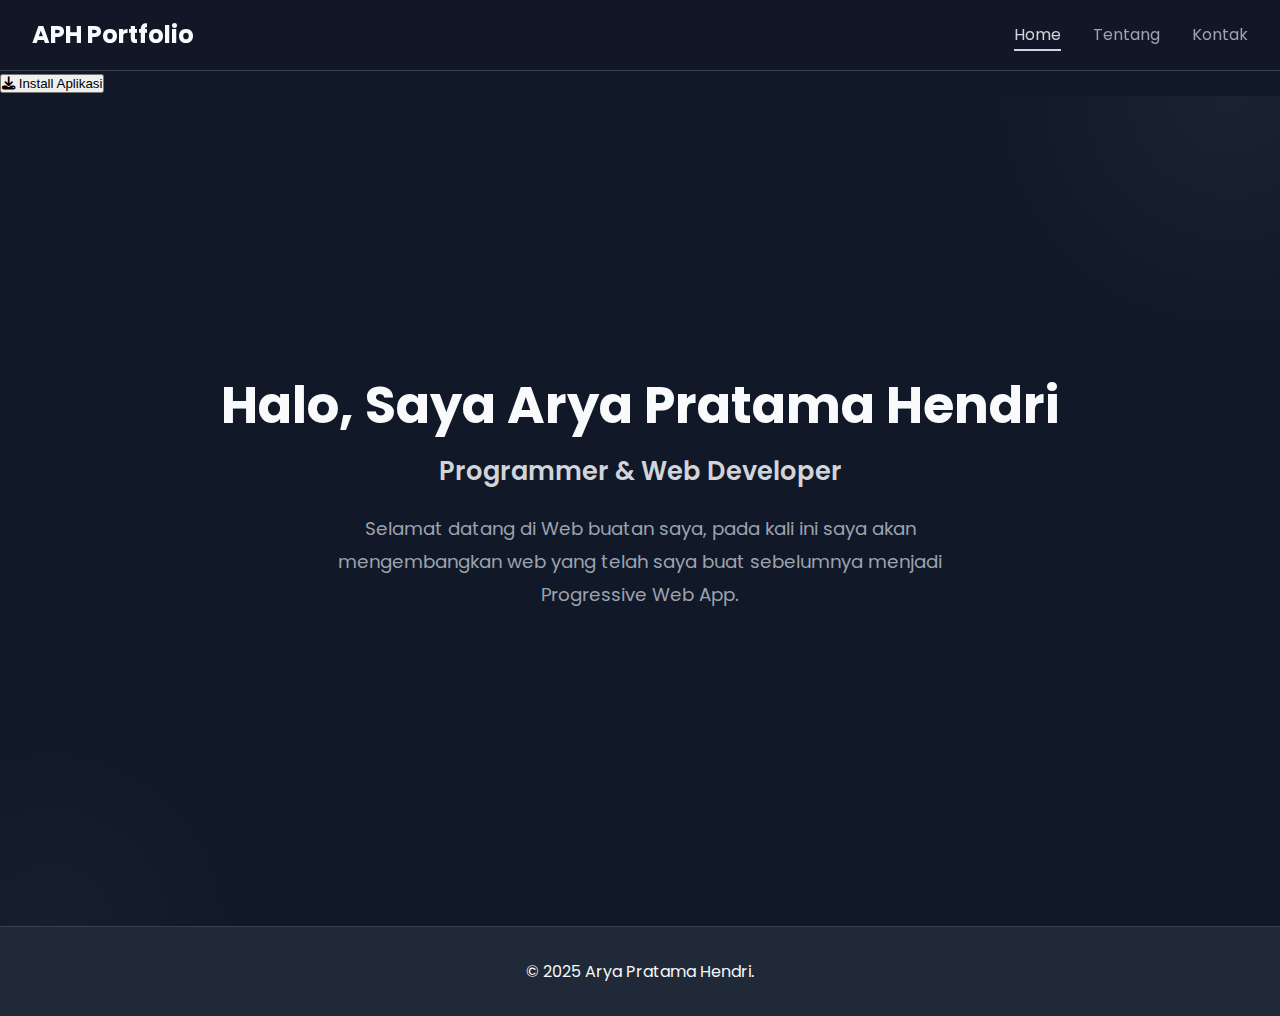
<file: index.html>
<!DOCTYPE html>
<html lang="id">
<head>
    <meta charset="UTF-8">
    <meta name="viewport" content="width=device-width, initial-scale=1.0">
    <meta name="description" content="Portofolio Arya Pratama Hendri - Progressive Web App">
    <meta name="theme-color" content="#1a1a2e">
    <title>Home | Arya Pratama Hendri</title>
    
    <!-- PWA Manifest -->
    <link rel="manifest" href="manifest.json">
    
    <!-- Icons -->
    <link rel="icon" type="image/png" sizes="192x192" href="icon-192x192.png">
    <link rel="icon" type="image/png" sizes="512x512" href="icon-512x512.png">
    <link rel="apple-touch-icon" href="icon-192x192.png">
    
    <link rel="stylesheet" href="style.css">
    <link rel="stylesheet" href="https://cdnjs.cloudflare.com/ajax/libs/font-awesome/6.5.2/css/all.min.css">
</head>
<body>

    <header>
        <nav>
            <a href="index.html" class="nav-logo">APH Portfolio</a>
            <ul class="nav-links">
                <li><a href="index.html" class="active">Home</a></li>
                <li><a href="about.html">Tentang</a></li>
                <li><a href="contact.html">Kontak</a></li>
            </ul>
            <button class="nav-toggle" aria-label="Toggle navigation">
                <i class="fas fa-bars"></i>
            </button>
        </nav>
    </header>

    <!-- Install PWA Button -->
    <div id="installContainer" class="install-prompt">
        <button id="installButton" class="install-btn">
            <i class="fas fa-download"></i> Install Aplikasi
        </button>
    </div>

    <main>
        <!-- Hero Section -->
        <section class="hero-home">
            <div class="hero-content animated-element">
                <h1>Halo, Saya Arya Pratama Hendri</h1>
                <p class="subtitle">Programmer & Web Developer</p>
                <p class="description">
                    Selamat datang di Web buatan saya, pada kali ini saya akan mengembangkan web yang telah saya buat sebelumnya menjadi 
                    Progressive Web App.
                </p>
                </div>
            </div>
        </section>
    </main>

    <footer>
        <p>&copy; 2025 Arya Pratama Hendri.</p>
    </footer>

    <script src="script.js"></script>
    <script>
        // Register Service Worker
        if ('serviceWorker' in navigator) {
            window.addEventListener('load', () => {
                navigator.serviceWorker.register('/service-worker.js')
                    .then(registration => {
                        console.log('Service Worker registered:', registration.scope);
                    })
                    .catch(error => {
                        console.log('Service Worker registration failed:', error);
                    });
            });
        }
    </script>
</body>
</html>
</file>
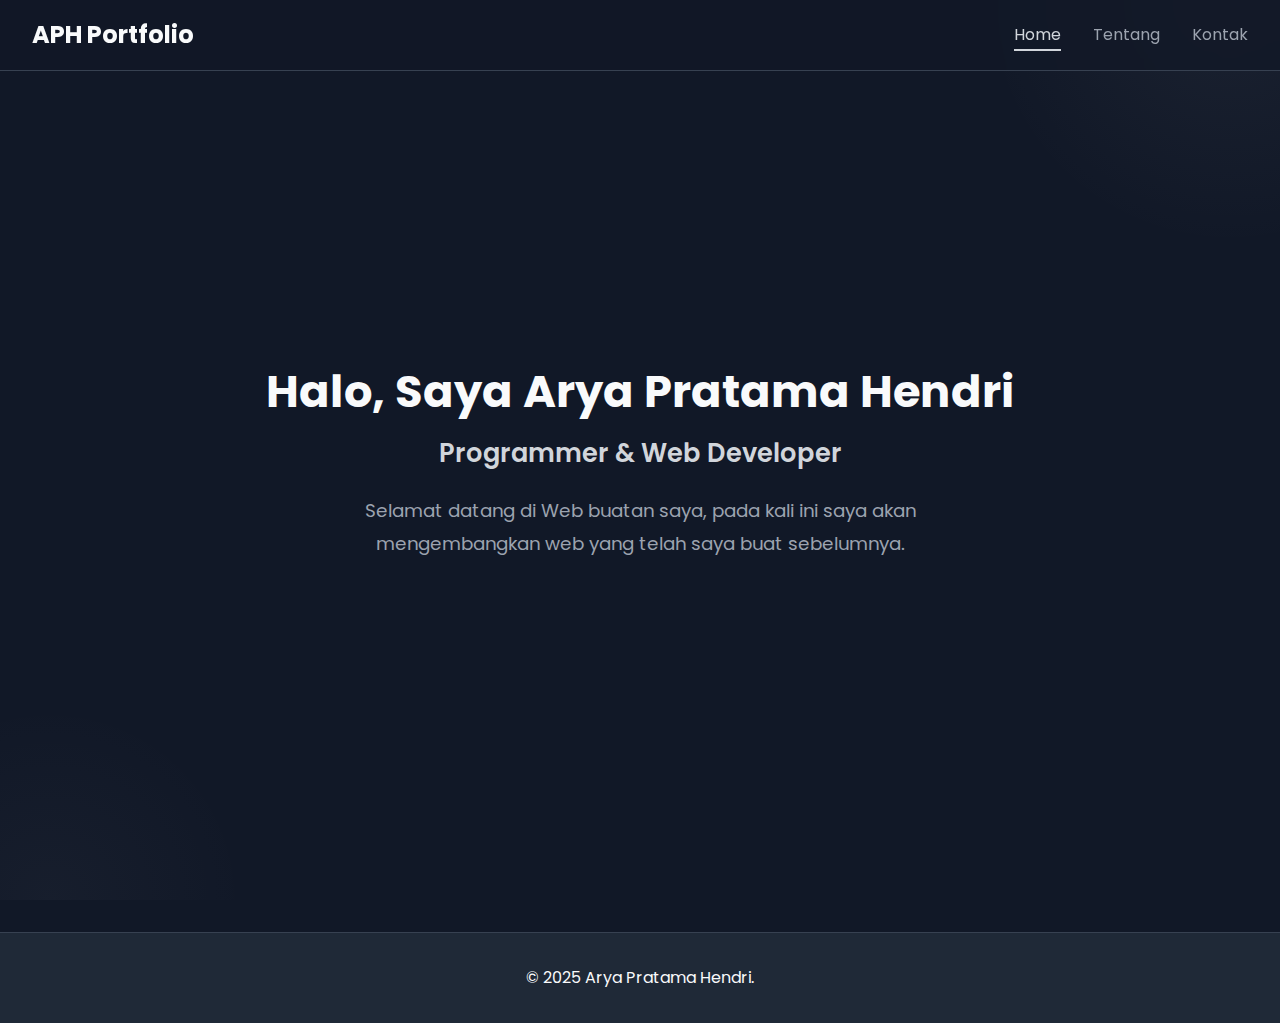
<file: Arya Pratama - Tugas2/index.html>
<!DOCTYPE html>
<html lang="id">
<head>
    <meta charset="UTF-8">
    <meta name="viewport" content="width=device-width, initial-scale=1.0">
    <meta name="description" content="Portofolio Arya Pratama Hendri">
    <title>Home | Arya Pratama Hendri</title>
    
    <link rel="stylesheet" href="style.css">
    <link rel="stylesheet" href="https://cdnjs.cloudflare.com/ajax/libs/font-awesome/6.5.2/css/all.min.css">
</head>
<body>

    <header>
        <nav>
            <a href="index.html" class="nav-logo">APH Portfolio</a>
            <ul class="nav-links">
                <li><a href="index.html" class="active">Home</a></li>
                <li><a href="about.html">Tentang</a></li>
                <li><a href="contact.html">Kontak</a></li>
            </ul>
            <button class="nav-toggle" aria-label="Toggle navigation">
                <i class="fas fa-bars"></i>
            </button>
        </nav>
    </header>

    <main>
        <!-- Hero Section -->
        <section class="hero-home">
            <div class="hero-content animated-element">
                <h1>Halo, Saya Arya Pratama Hendri</h1>
                <p class="subtitle">Programmer & Web Developer</p>
                <p class="description">
                    Selamat datang di Web buatan saya, pada kali ini saya akan mengembangkan web yang telah saya buat sebelumnya.
                </p>
                </div>
            </div>
        </section>
    </main>

    <footer>
        <p>&copy; 2025 Arya Pratama Hendri.</p>
    </footer>

    <script src="script.js"></script>
</body>
</html>
</file>
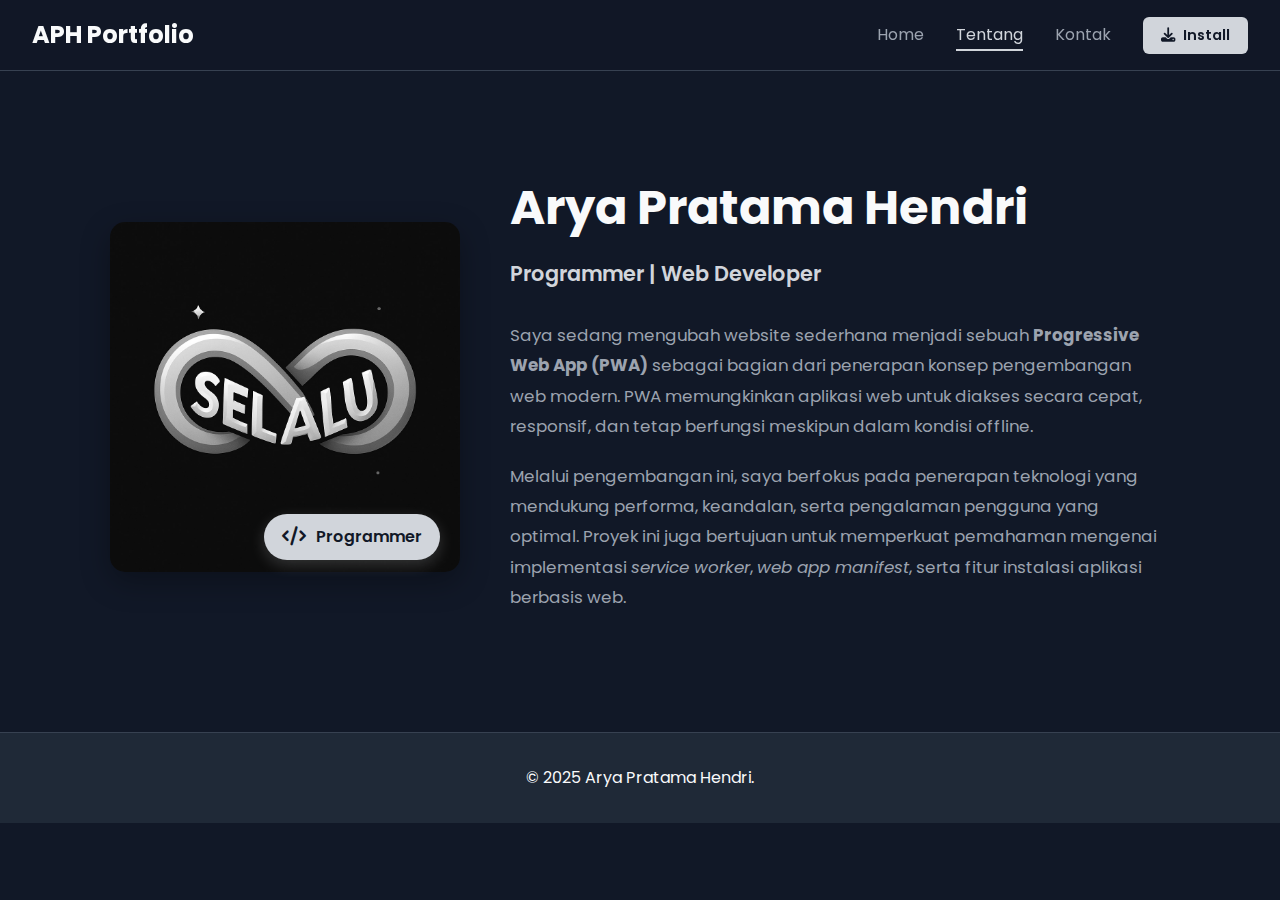
<file: about.html>
<!DOCTYPE html>
<html lang="id">
<head>
    <meta charset="UTF-8">
    <meta name="viewport" content="width=device-width, initial-scale=1.0">
    <meta name="description" content="Tentang Arya Pratama Hendri - Programmer">
    <meta name="theme-color" content="#1a1a2e">
    <title>Tentang Saya | Arya Pratama Hendri</title>
    
    <!-- PWA Manifest -->
    <link rel="manifest" href="manifest.json">
    
    <!-- Icons -->
    <link rel="icon" type="image/png" sizes="192x192" href="icon-192x192.png">
    <link rel="icon" type="image/png" sizes="512x512" href="icon-512x512.png">
    <link rel="apple-touch-icon" href="icon-192x192.png">
    
    <link rel="stylesheet" href="style.css">
    <link rel="stylesheet" href="https://cdnjs.cloudflare.com/ajax/libs/font-awesome/6.5.2/css/all.min.css">
</head>
<body>

    <header>
        <nav>
            <a href="index.html" class="nav-logo">APH Portfolio</a>
            <ul class="nav-links">
                <li><a href="index.html">Home</a></li>
                <li><a href="about.html" class="active">Tentang</a></li>
                <li><a href="contact.html">Kontak</a></li>
                <li id="installContainer" class="install-menu-item">
                    <button id="installButton" class="install-btn-nav">
                        <i class="fas fa-download"></i> Install
                    </button>
                </li>
            </ul>
            <button class="nav-toggle" aria-label="Toggle navigation">
                <i class="fas fa-bars"></i>
            </button>
        </nav>
    </header>

    <main>
        <!-- Profile Section -->
        <section class="profile-section">
            <div class="container">
                <div class="profile-grid">
                    <div class="profile-image animated-element">
                        <img src="selalulogo.jpg" alt="logoselalu">
                        <div class="profile-badge">
                            <i class="fas fa-code"></i>
                            <span>Programmer</span>
                        </div>
                    </div>
                    <div class="profile-content animated-element">
                        <h2>Arya Pratama Hendri</h2>
                        <p class="role">Programmer | Web Developer</p>
                        <div class="profile-description">
                            <p>
                                Saya sedang mengubah website sederhana menjadi sebuah <strong>Progressive Web App (PWA)</strong> sebagai bagian dari 
                                penerapan konsep pengembangan web modern. PWA memungkinkan aplikasi web untuk diakses secara cepat, responsif, 
                                dan tetap berfungsi meskipun dalam kondisi offline.
                            </p>
                            <p>
                                Melalui pengembangan ini, saya berfokus pada penerapan teknologi yang mendukung performa, keandalan, serta 
                                pengalaman pengguna yang optimal. Proyek ini juga bertujuan untuk memperkuat pemahaman mengenai implementasi 
                                <em>service worker</em>, <em>web app manifest</em>, serta fitur instalasi aplikasi berbasis web.
                            </p>                            
                        </div>                   
                    </div>
                </div>
            </div>
        </section>
    </main>

    <footer>
        <p>&copy; 2025 Arya Pratama Hendri.</p>
    </footer>

    <script src="script.js"></script>
    <script>
        // Register Service Worker
        if ('serviceWorker' in navigator) {
            window.addEventListener('load', () => {
                navigator.serviceWorker.register('/service-worker.js')
                    .then(registration => {
                        console.log('Service Worker registered:', registration.scope);
                    })
                    .catch(error => {
                        console.log('Service Worker registration failed:', error);
                    });
            });
        }
    </script>
</body>
</html>
</file>
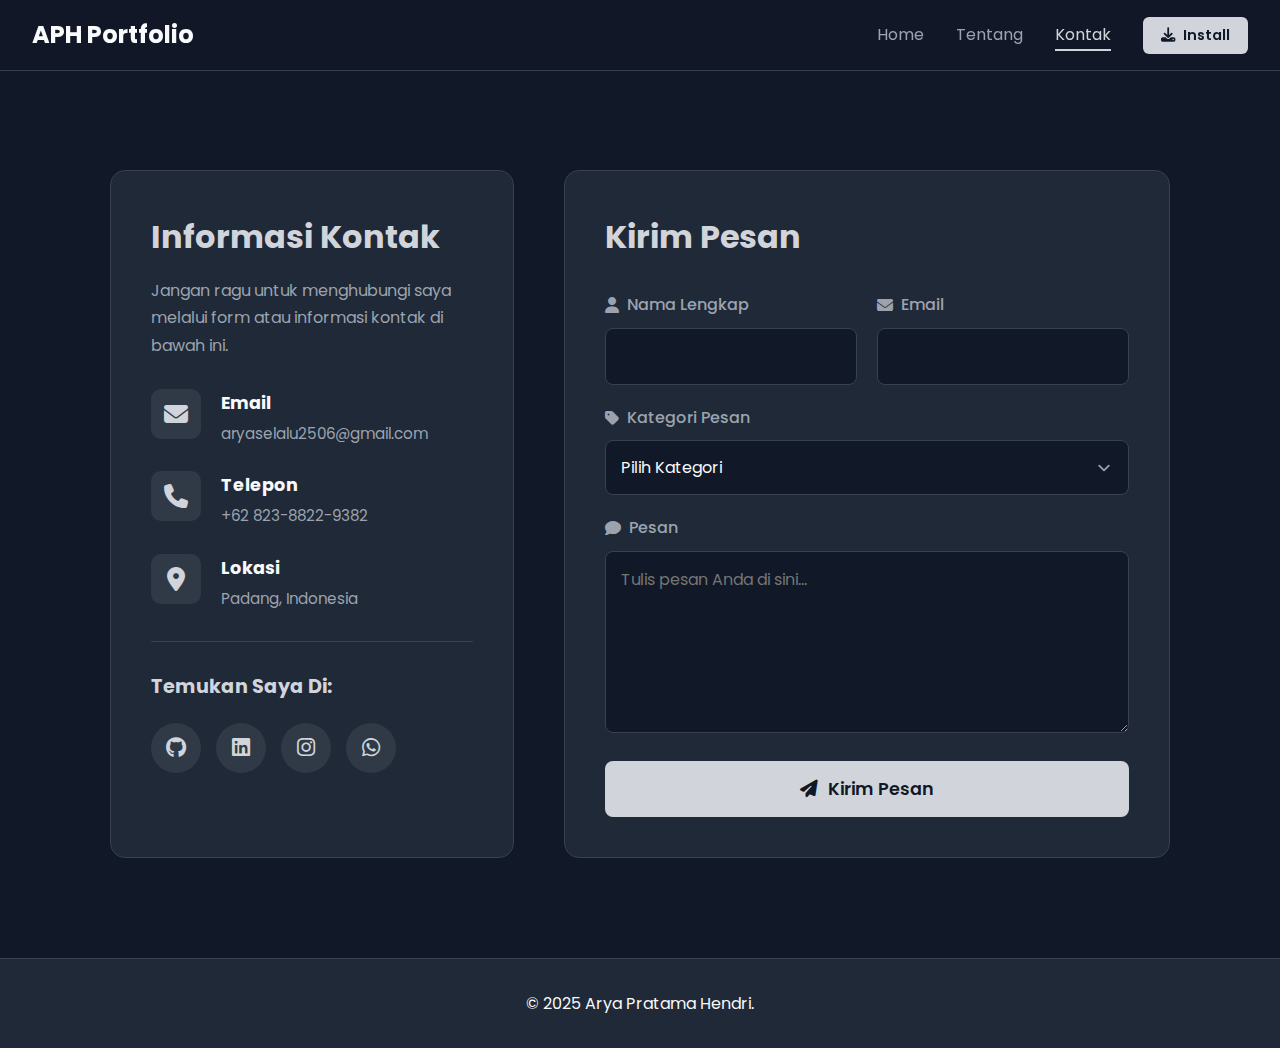
<file: contact.html>
<!DOCTYPE html>
<html lang="id">
<head>
    <meta charset="UTF-8">
    <meta name="viewport" content="width=device-width, initial-scale=1.0">
    <meta name="description" content="Hubungi Arya Pratama Hendri">
    <meta name="theme-color" content="#1a1a2e">
    <title>Kontak | Arya Pratama Hendri</title>
    
    <!-- PWA Manifest -->
    <link rel="manifest" href="manifest.json">
    
    <!-- Icons -->
    <link rel="icon" type="image/png" sizes="192x192" href="icon-192x192.png">
    <link rel="icon" type="image/png" sizes="512x512" href="icon-512x512.png">
    <link rel="apple-touch-icon" href="icon-192x192.png">
    
    <link rel="stylesheet" href="style.css">
    <link rel="stylesheet" href="https://cdnjs.cloudflare.com/ajax/libs/font-awesome/6.5.2/css/all.min.css">
</head>
<body>

    <header>
        <nav>
            <a href="index.html" class="nav-logo">APH Portfolio</a>
            <ul class="nav-links">
                <li><a href="index.html">Home</a></li>
                <li><a href="about.html">Tentang</a></li>
                <li><a href="contact.html" class="active">Kontak</a></li>
                <li id="installContainer" class="install-menu-item">
                    <button id="installButton" class="install-btn-nav">
                        <i class="fas fa-download"></i> Install
                    </button>
                </li>
            </ul>
            <button class="nav-toggle" aria-label="Toggle navigation">
                <i class="fas fa-bars"></i>
            </button>
        </nav>
    </header>

    <main>
        <!-- Contact Form Section -->
        <section class="contact-form-section">
            <div class="container">
                <div class="contact-wrapper">
                    <!-- Contact Info -->
                    <div class="contact-info animated-element">
                        <h2>Informasi Kontak</h2>
                        <p>Jangan ragu untuk menghubungi saya melalui form atau informasi kontak di bawah ini.</p>
                        
                        <div class="contact-info-items">
                            <div class="info-item">
                                <div class="info-icon">
                                    <i class="fas fa-envelope"></i>
                                </div>
                                <div class="info-content">
                                    <h4>Email</h4>
                                    <p>aryaselalu2506@gmail.com</p>
                                </div>
                            </div>
                            <div class="info-item">
                                <div class="info-icon">
                                    <i class="fas fa-phone"></i>
                                </div>
                                <div class="info-content">
                                    <h4>Telepon</h4>
                                    <p>+62 823-8822-9382</p>
                                </div>
                            </div>
                            <div class="info-item">
                                <div class="info-icon">
                                    <i class="fas fa-map-marker-alt"></i>
                                </div>
                                <div class="info-content">
                                    <h4>Lokasi</h4>
                                    <p>Padang, Indonesia</p>
                                </div>
                            </div>
                        </div>

                        <!-- Social Media -->
                        <div class="contact-social">
                            <h4>Temukan Saya Di:</h4>
                            <div class="social-links">
                                <a href="https://github.com/selaluar" class="social-link" title="GitHub" target="_blank">
                                    <i class="fab fa-github"></i>
                                </a>
                                <a href="https://id.linkedin.com/in/arya-pratama-hendri-4ba33831b" class="social-link" title="LinkedIn" target="_blank">
                                    <i class="fab fa-linkedin"></i>
                                </a>
                                <a href="https://www.instagram.com/aryaph25?igsh=MTJ2cGM3Ynl2a2pnaw==" class="social-link" title="Instagram" target="_blank">
                                    <i class="fab fa-instagram"></i>
                                </a>
                                <a href="https://wa.me/6282388229382" class="social-link" title="WhatsApp" target="_blank">
                                    <i class="fab fa-whatsapp"></i>
                                </a>
                            </div>
                        </div>
                    </div>

                    <!-- Contact Form -->
                    <div class="contact-form-container animated-element">
                        <h2>Kirim Pesan</h2>
                        <form class="contact-form" action="https://api.web3forms.com/submit" method="POST">
                            <input type="hidden" name="access_key" value="c44d736a-dec2-4d4e-846e-bd89f410549b">
                            <div class="form-row">
                                <div class="form-group">
                                    <label for="name">
                                        <i class="fas fa-user"></i> Nama Lengkap
                                    </label>
                                    <input type="text" id="name" name="name" required placeholder="">
                                </div>
                                <div class="form-group">
                                    <label for="email">
                                        <i class="fas fa-envelope"></i> Email
                                    </label>
                                    <input type="email" id="email" name="email" required placeholder="">
                                </div>
                            </div>
                            
                            <div class="form-group">
                                <label for="category">
                                    <i class="fas fa-tag"></i> Kategori Pesan
                                 </label>
                                <select id="category" name="kategori" required>
                                    <option value="" disabled selected>Pilih Kategori</option>
                                    <option value="Pertanyaan">Pertanyaan</option>
                                    <option value="Saran">Saran</option>
                                    <option value="Masalah">Masalah</option>
                                </select>
                            </div>
                            
                            <div class="form-group">
                                <label for="message">
                                    <i class="fas fa-comment"></i> Pesan
                                </label>
                                <textarea id="message" name="message" rows="6" required placeholder="Tulis pesan Anda di sini..."></textarea>
                            </div>
                            
                            <button type="submit" class="btn-submit">
                                <i class="fas fa-paper-plane"></i> Kirim Pesan
                            </button>
                        </form>
                    </div>
                </div>
            </div>
        </section>
    </main>

    <footer>
        <p>&copy; 2025 Arya Pratama Hendri.</p>
    </footer>

    <script src="script.js"></script>
    <script>
        // Register Service Worker
        if ('serviceWorker' in navigator) {
            window.addEventListener('load', () => {
                navigator.serviceWorker.register('/service-worker.js')
                    .then(registration => {
                        console.log('Service Worker registered:', registration.scope);
                    })
                    .catch(error => {
                        console.log('Service Worker registration failed:', error);
                    });
            });
        }
    </script>
</body>
</html>
</file>
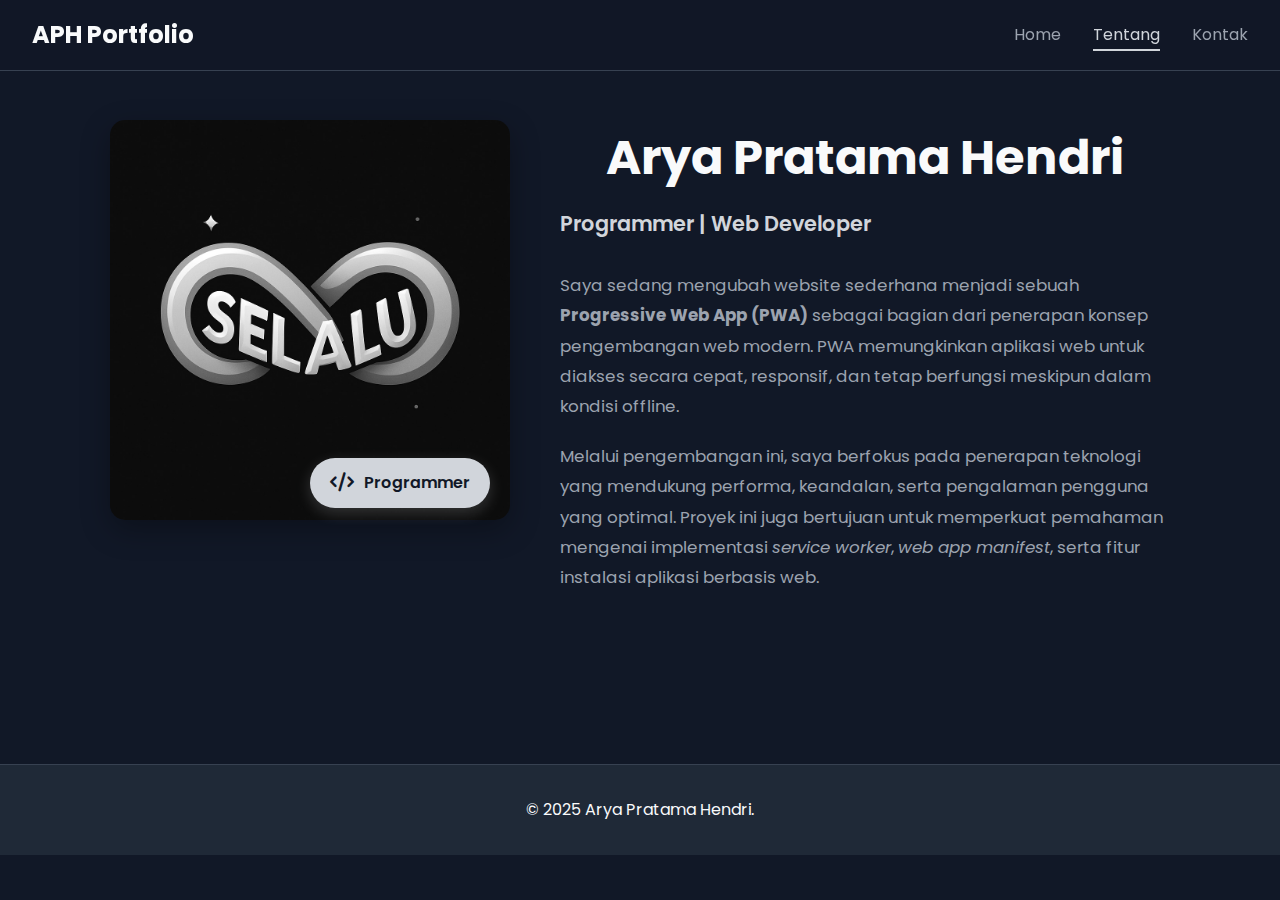
<file: Arya Pratama - Tugas2/about.html>
<!DOCTYPE html>
<html lang="id">
<head>
    <meta charset="UTF-8">
    <meta name="viewport" content="width=device-width, initial-scale=1.0">
    <meta name="description" content="Tentang Arya Pratama Hendri - Programmer">
    <title>Tentang Saya | Arya Pratama Hendri</title>
    
    <link rel="stylesheet" href="style.css">
    <link rel="stylesheet" href="https://cdnjs.cloudflare.com/ajax/libs/font-awesome/6.5.2/css/all.min.css">
</head>
<body>

    <header>
        <nav>
            <a href="index.html" class="nav-logo">APH Portfolio</a>
            <ul class="nav-links">
                <li><a href="index.html">Home</a></li>
                <li><a href="about.html" class="active">Tentang</a></li>
                <li><a href="contact.html">Kontak</a></li>
            </ul>
            <button class="nav-toggle" aria-label="Toggle navigation">
                <i class="fas fa-bars"></i>
            </button>
        </nav>
    </header>

    <main>
        <!-- Profile Section -->
        <section class="profile-section">
            <div class="container">
                <div class="profile-grid">
                    <div class="profile-image animated-element">
                        <img src="selalulogo.jpg" alt="logoselalu">
                        <div class="profile-badge">
                            <i class="fas fa-code"></i>
                            <span>Programmer</span>
                        </div>
                    </div>
                    <div class="profile-content animated-element">
                        <h2>Arya Pratama Hendri</h2>
                        <p class="role">Programmer | Web Developer</p>
                        <div class="profile-description">
                                <p>
                                    Saya sedang mengubah website sederhana menjadi sebuah <strong>Progressive Web App (PWA)</strong> sebagai bagian dari 
                                    penerapan konsep pengembangan web modern. PWA memungkinkan aplikasi web untuk diakses secara cepat, responsif, 
                                    dan tetap berfungsi meskipun dalam kondisi offline.
                                </p>
                                <p>
                                    Melalui pengembangan ini, saya berfokus pada penerapan teknologi yang mendukung performa, keandalan, serta 
                                    pengalaman pengguna yang optimal. Proyek ini juga bertujuan untuk memperkuat pemahaman mengenai implementasi 
                                    <em>service worker</em>, <em>web app manifest</em>, serta fitur instalasi aplikasi berbasis web.
                                </p>                           
                        </div>                   
                    </div>
                </div>
            </div>
        </section>
    </main>

    <footer>
        <p>&copy; 2025 Arya Pratama Hendri.</p>
    </footer>

    <script src="script.js"></script>
</body>
</html>
</file>
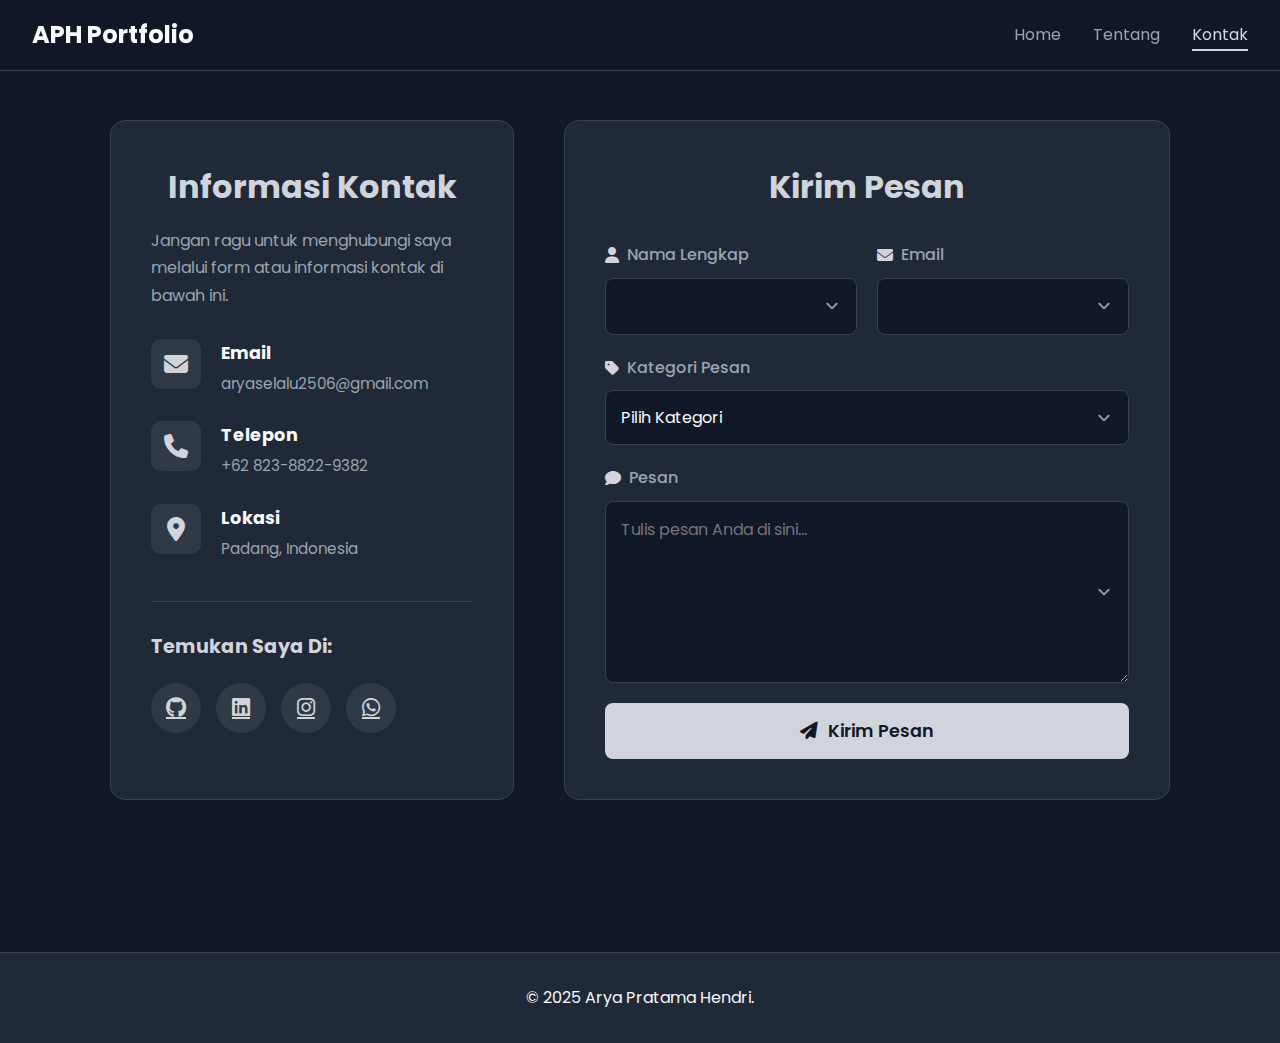
<file: Arya Pratama - Tugas2/contact.html>
<!DOCTYPE html>
<html lang="id">
<head>
    <meta charset="UTF-8">
    <meta name="viewport" content="width=device-width, initial-scale=1.0">
    <meta name="description" content="Hubungi Arya Pratama Hendri">
    <title>Kontak | Arya Pratama Hendri</title>
    
    <link rel="stylesheet" href="style.css">
    <link rel="stylesheet" href="https://cdnjs.cloudflare.com/ajax/libs/font-awesome/6.5.2/css/all.min.css">
</head>
<body>

    <header>
        <nav>
            <a href="index.html" class="nav-logo">APH Portfolio</a>
            <ul class="nav-links">
                <li><a href="index.html">Home</a></li>
                <li><a href="about.html">Tentang</a></li>
                <li><a href="contact.html" class="active">Kontak</a></li>
            </ul>
            <button class="nav-toggle" aria-label="Toggle navigation">
                <i class="fas fa-bars"></i>
            </button>
        </nav>
    </header>

    <main>
        <!-- Contact Form Section -->
        <section class="contact-form-section">
            <div class="container">
                <div class="contact-wrapper">
                    <!-- Contact Info -->
                    <div class="contact-info animated-element">
                        <h2>Informasi Kontak</h2>
                        <p>Jangan ragu untuk menghubungi saya melalui form atau informasi kontak di bawah ini.</p>
                        
                        <div class="contact-info-items">
                            <div class="info-item">
                                <div class="info-icon">
                                    <i class="fas fa-envelope"></i>
                                </div>
                                <div class="info-content">
                                    <h4>Email</h4>
                                    <p>aryaselalu2506@gmail.com</p>
                                </div>
                            </div>
                            <div class="info-item">
                                <div class="info-icon">
                                    <i class="fas fa-phone"></i>
                                </div>
                                <div class="info-content">
                                    <h4>Telepon</h4>
                                    <p>+62 823-8822-9382</p>
                                </div>
                            </div>
                            <div class="info-item">
                                <div class="info-icon">
                                    <i class="fas fa-map-marker-alt"></i>
                                </div>
                                <div class="info-content">
                                    <h4>Lokasi</h4>
                                    <p>Padang, Indonesia</p>
                                </div>
                            </div>
                        </div>

                        <!-- Social Media -->
                        <div class="contact-social">
                            <h4>Temukan Saya Di:</h4>
                            <div class="social-links">
                                <a href="https://github.com/selaluar" class="social-link" title="GitHub" target="_blank">
                                    <i class="fab fa-github"></i>
                                </a>
                                <a href="https://id.linkedin.com/in/arya-pratama-hendri-4ba33831b" class="social-link" title="LinkedIn" target="_blank">
                                    <i class="fab fa-linkedin"></i>
                                </a>
                                <a href="https://www.instagram.com/aryaph25?igsh=MTJ2cGM3Ynl2a2pnaw==" class="social-link" title="Instagram" target="_blank">
                                    <i class="fab fa-instagram"></i>
                                </a>
                                <a href="https://wa.me/6282388229382" class="social-link" title="WhatsApp" target="_blank">
                                    <i class="fab fa-whatsapp"></i>
                                </a>
                            </div>
                        </div>
                    </div>

                    <!-- Contact Form -->
                    <div class="contact-form-container animated-element">
                        <h2>Kirim Pesan</h2>
                        <form class="contact-form" action="https://api.web3forms.com/submit" method="POST">
                            <input type="hidden" name="access_key" value="c44d736a-dec2-4d4e-846e-bd89f410549b">
                            <div class="form-row">
                                <div class="form-group">
                                    <label for="name">
                                        <i class="fas fa-user"></i> Nama Lengkap
                                    </label>
                                    <input type="text" id="name" name="name" required placeholder="">
                                </div>
                                <div class="form-group">
                                    <label for="email">
                                        <i class="fas fa-envelope"></i> Email
                                    </label>
                                    <input type="email" id="email" name="email" required placeholder="">
                                </div>
                            </div>
                            
                            <div class="form-group">
                                <label for="category">
                                    <i class="fas fa-tag"></i> Kategori Pesan
                                 </label>
                                <select id="category" name="kategori" required>
                                    <option value="" disabled selected>Pilih Kategori</option>
                                    <option value="Pertanyaan">Pertanyaan</option>
                                    <option value="Saran">Saran</option>
                                    <option value="Masalah">Masalah</option>
                                </select>
                            </div>
                            
                            <div class="form-group">
                                <label for="message">
                                    <i class="fas fa-comment"></i> Pesan
                                </label>
                                <textarea id="message" name="message" rows="6" required placeholder="Tulis pesan Anda di sini..."></textarea>
                            </div>
                            
                            <button type="submit" class="btn-submit">
                                <i class="fas fa-paper-plane"></i> Kirim Pesan
                            </button>
                        </form>
                    </div>
                </div>
            </div>
        </section>
    </main>

    <footer>
        <p>&copy; 2025 Arya Pratama Hendri.</p>
    </footer>

    <script src="script.js"></script>
</body>
</html>
</file>
<file: style.css>
@import url('https://fonts.googleapis.com/css2?family=Poppins:wght@300;400;600;700&display=swap');

:root {
    --bg-color: #111827;
    --surface-color: #1f2937;
    --primary-text: #f9fafb;
    --secondary-text: #9ca3af;
    --accent-color: #d1d5db;
}

* {
    margin: 0;
    padding: 0;
    box-sizing: border-box;
}

html {
    scroll-behavior: smooth;
}

body {
    font-family: 'Poppins', sans-serif;
    background-color: var(--bg-color);
    color: var(--primary-text);
    line-height: 1.6;
    padding-top: 70px;
    overflow-x: hidden;
}

.container {
    max-width: 1100px;
    margin: 0 auto;
    padding: 40px 20px;
}

header {
    position: fixed;
    width: 100%;
    top: 0;
    left: 0;
    z-index: 1000;
    background: rgba(17, 24, 39, 0.8);
    border-bottom: 1px solid #374151;
    backdrop-filter: blur(10px);
}

nav {
    display: flex;
    justify-content: space-between;
    align-items: center;
    padding: 1rem 2rem;
    max-width: 1400px;
    margin: 0 auto;
    height: 70px;
}

.nav-logo {
    font-weight: 700;
    font-size: 1.5rem;
    color: var(--primary-text);
    text-decoration: none;
    transition: transform 0.3s;
}

.nav-logo:hover {
    transform: scale(1.05);
}

.nav-links {
    display: flex;
    list-style: none;
    gap: 2rem;
    align-items: center;
}

.nav-links a {
    text-decoration: none;
    color: var(--secondary-text);
    font-weight: 400;
    transition: color 0.3s;
    position: relative;
    padding-bottom: 5px;
}

.nav-links a::after {
    content: '';
    position: absolute;
    bottom: 0;
    left: 0;
    width: 0;
    height: 2px;
    background: var(--accent-color);
    transition: width 0.3s;
}

.nav-links a:hover::after,
.nav-links a.active::after {
    width: 100%;
}

.nav-links a:hover,
.nav-links a.active {
    color: var(--accent-color);
}

.install-menu-item.hidden {
    display: none;
}

.install-btn-nav {
    background: var(--accent-color);
    color: #111827;
    padding: 8px 18px;
    border: none;
    border-radius: 6px;
    font-weight: 600;
    font-size: 0.9em;
    cursor: pointer;
    display: flex;
    align-items: center;
    gap: 8px;
    transition: all 0.3s ease;
    font-family: 'Poppins', sans-serif;
}

.install-btn-nav:hover {
    background: #f9fafb;
    transform: translateY(-2px);
    box-shadow: 0 4px 12px rgba(209, 213, 219, 0.2);
}

.nav-toggle {
    display: none;
    background: none;
    border: none;
    color: var(--primary-text);
    font-size: 1.5rem;
    cursor: pointer;
    padding: 0.5rem;
    z-index: 1001;
}

.nav-toggle i::before {
    font-family: "Font Awesome 6 Free";
    font-weight: 900;
    content: '\f0c9';
    transition: content 0.3s;
}

.nav-toggle.active i::before {
    content: '\f00d';
}

@keyframes pulse {
    0%, 100% { transform: scale(1); opacity: 0.5; }
    50% { transform: scale(1.2); opacity: 0.8; }
}

.animated-element {
    opacity: 0;
    transform: translateY(30px);
    transition: opacity 0.6s ease-out, transform 0.6s ease-out;
}

.animated-element.visible {
    opacity: 1;
    transform: translateY(0);
}

.hero-home {
    background: var(--bg-color);
    min-height: calc(100vh - 70px);
    display: flex;
    align-items: center;
    justify-content: center;
    text-align: center;
    padding: 60px 20px;
    position: relative;
    overflow: hidden;
}

.hero-home::before {
    content: '';
    position: absolute;
    width: 500px;
    height: 500px;
    background: radial-gradient(circle, rgba(209, 213, 219, 0.05) 0%, transparent 70%);
    top: -250px;
    right: -200px;
    animation: pulse 4s ease-in-out infinite;
}

.hero-home::after {
    content: '';
    position: absolute;
    width: 400px;
    height: 400px;
    background: radial-gradient(circle, rgba(209, 213, 219, 0.03) 0%, transparent 70%);
    bottom: -200px;
    left: -150px;
    animation: pulse 5s ease-in-out infinite reverse;
}

.hero-content {
    position: relative;
    z-index: 1;
    max-width: 900px;
    margin: 0 auto;
}

.hero-home h1 {
    font-size: clamp(2.2em, 5vw, 3.2em);
    margin-bottom: 15px;
    color: var(--primary-text);
    font-weight: 700;
    line-height: 1.2;
}

.hero-home .subtitle {
    font-size: clamp(1.2em, 3vw, 1.6em);
    color: var(--accent-color);
    margin-bottom: 20px;
    font-weight: 600;
}

.hero-home .description {
    font-size: clamp(1em, 2.5vw, 1.15em);
    color: var(--secondary-text);
    margin-bottom: 35px;
    line-height: 1.8;
    max-width: 700px;
    margin-left: auto;
    margin-right: auto;
}

.profile-section {
    padding: 60px 20px;
}

.profile-grid {
    display: grid;
    grid-template-columns: 350px 1fr;
    gap: 50px;
    align-items: center;
}

.profile-image {
    position: relative;
    max-width: 350px;
    margin: 0 auto;
}

.profile-image img {
    width: 100%;
    border-radius: 15px;
    box-shadow: 0 10px 30px rgba(0, 0, 0, 0.3);
    transition: transform 0.3s ease;
}

.profile-image:hover img {
    transform: scale(1.02);
}

.profile-badge {
    position: absolute;
    bottom: 20px;
    right: 20px;
    background: var(--accent-color);
    color: #111827;
    padding: 10px 18px;
    border-radius: 50px;
    display: flex;
    align-items: center;
    gap: 10px;
    font-weight: 600;
    box-shadow: 0 5px 15px rgba(209, 213, 219, 0.2);
}

.profile-badge i {
    font-size: 1.2em;
}

.profile-content h2 {
    font-size: clamp(2em, 4vw, 3em);
    margin-bottom: 10px;
    color: var(--primary-text);
}

.profile-content .role {
    font-size: 1.3em;
    color: var(--accent-color);
    margin-bottom: 30px;
    font-weight: 600;
}

.profile-description p {
    line-height: 1.8;
    color: var(--secondary-text);
    margin-bottom: 20px;
    font-size: 1.05em;
}

.contact-form-section {
    padding: 60px 20px;
}

.contact-wrapper {
    display: grid;
    grid-template-columns: 1fr 1.5fr;
    gap: 50px;
    max-width: 1200px;
    margin: 0 auto;
}

.contact-info {
    background: var(--surface-color);
    padding: 40px;
    border-radius: 15px;
    border: 1px solid #374151;
}

.contact-info h2 {
    font-size: 2em;
    margin-bottom: 15px;
    color: var(--accent-color);
}

.contact-info > p {
    color: var(--secondary-text);
    line-height: 1.7;
    margin-bottom: 30px;
}

.info-item {
    display: flex;
    gap: 20px;
    align-items: start;
    margin-bottom: 25px;
}

.info-icon {
    width: 50px;
    height: 50px;
    background: rgba(209, 213, 219, 0.1);
    border-radius: 10px;
    display: flex;
    align-items: center;
    justify-content: center;
    flex-shrink: 0;
}

.info-icon i {
    font-size: 1.5em;
    color: var(--accent-color);
}

.info-content h4 {
    color: var(--primary-text);
    margin-bottom: 5px;
    font-size: 1.1em;
}

.info-content p {
    color: var(--secondary-text);
    font-size: 0.95em;
    word-break: break-word;
}

.contact-social {
    margin-top: 30px;
    padding-top: 30px;
    border-top: 1px solid #374151;
}

.contact-social h4 {
    color: var(--accent-color);
    margin-bottom: 20px;
    font-size: 1.2em;
}

.social-links {
    display: flex;
    gap: 15px;
    flex-wrap: wrap;
}

.social-link {
    width: 50px;
    height: 50px;
    background: rgba(209, 213, 219, 0.1);
    border-radius: 50%;
    display: flex;
    align-items: center;
    justify-content: center;
    color: var(--accent-color);
    font-size: 1.3em;
    transition: all 0.3s ease;
    text-decoration: none;
}

.social-link:hover {
    background: var(--accent-color);
    color: #111827;
    transform: translateY(-5px);
}

.contact-form-container {
    background: var(--surface-color);
    padding: 40px;
    border-radius: 15px;
    border: 1px solid #374151;
}

.contact-form-container h2 {
    font-size: 2em;
    margin-bottom: 30px;
    color: var(--accent-color);
}

.contact-form {
    display: flex;
    flex-direction: column;
    gap: 20px;
}

.form-row {
    display: grid;
    grid-template-columns: 1fr 1fr;
    gap: 20px;
}

.form-group label {
    margin-bottom: 10px;
    color: var(--secondary-text);
    font-weight: 500;
    display: flex;
    align-items: center;
    gap: 8px;
}

.form-group input,
.form-group textarea,
.form-group select {
    background-color: var(--bg-color);
    border: 1px solid #374151;
    border-radius: 8px;
    padding: 15px;
    color: var(--primary-text);
    font-family: 'Poppins', sans-serif;
    font-size: 1rem;
    transition: all 0.3s;
    width: 100%;
}

.form-group select {
    -webkit-appearance: none;
    -moz-appearance: none;
    appearance: none;
    background-image: url("data:image/svg+xml,%3csvg xmlns='http://www.w3.org/2000/svg' fill='none' viewBox='0 0 20 20'%3e%3cpath stroke='%239ca3af' stroke-linecap='round' stroke-linejoin='round' stroke-width='1.5' d='M6 8l4 4 4-4'/%3e%3c/svg%3e");
    background-position: right 0.75rem center;
    background-repeat: no-repeat;
    background-size: 1.5em 1.5em;
}

.form-group input:focus,
.form-group textarea:focus,
.form-group select:focus {
    outline: none;
    border-color: var(--accent-color);
    box-shadow: 0 0 0 3px rgba(209, 213, 219, 0.1);
    background-color: var(--surface-color);
}

.form-group textarea {
    resize: vertical;
    min-height: 150px;
}

.btn-submit {
    background: var(--accent-color);
    color: #111827;
    padding: 15px 40px;
    border: none;
    border-radius: 8px;
    font-weight: 600;
    font-size: 1.1em;
    cursor: pointer;
    display: inline-flex;
    align-items: center;
    justify-content: center;
    gap: 10px;
    transition: all 0.3s ease;
    font-family: 'Poppins', sans-serif;
}

.btn-submit:hover {
    background: #f9fafb;
    transform: translateY(-3px);
    box-shadow: 0 5px 20px rgba(209, 213, 219, 0.2);
}

footer {
    text-align: center;
    padding: 2rem;
    background-color: var(--surface-color);
    border-top: 1px solid #374151;
}

@media (max-width: 992px) {
    .profile-grid {
        grid-template-columns: 280px 1fr;
        gap: 30px;
    }
    .contact-wrapper {
        grid-template-columns: 1fr;
        gap: 40px;
    }
}

@media (max-width: 768px) {
    body.nav-open {
        overflow: hidden;
    }
    
    nav {
        padding: 0 1rem;
    }

    .nav-toggle {
        display: block;
    }

    .nav-links {
        position: fixed;
        top: 0;
        left: 0;
        width: 100%;
        height: 100vh;
        flex-direction: column;
        justify-content: center;
        align-items: center;
        background: rgba(17, 24, 39, 0.98);
        gap: 2rem;
        padding: 0;
        margin: 0;
        transform: translateX(100%);
        transition: transform 0.3s ease-in-out;
        z-index: 1000;
    }
    
    .nav-links.active {
        transform: translateX(0);
    }
    
    .nav-links li {
    }

    .nav-links a {
        font-size: 1.5rem;
        font-weight: 500;
        padding: 10px 20px;
        display: inline-block;
    }
    
    .install-btn-nav {
        font-size: 1.2rem;
        padding: 12px 28px;
    }

    .hero-home, .profile-section, .contact-form-section {
        padding: 40px 15px;
    }

    .profile-grid {
        grid-template-columns: 1fr;
        gap: 40px;
        text-align: center;
    }

    .profile-badge {
        position: static;
        display: inline-flex;
        margin-top: 20px;
    }

    .profile-description, .contact-info > p, .info-content p {
        text-align: left;
    }

    .info-item {
        justify-content: center;
        text-align: left;
    }
    .social-links {
        justify-content: center;
    }


    .contact-info, .contact-form-container {
        padding: 30px 20px;
    }

    .form-row {
        grid-template-columns: 1fr;
        gap: 20px;
    }
}

@media (max-width: 480px) {
    .nav-logo {
        font-size: 1.2rem;
    }
    
    .hero-home h1 {
        font-size: 1.8em;
    }
    .hero-home .subtitle {
        font-size: 1.1em;
    }
    .hero-home .description {
        font-size: 0.9em;
    }

    .profile-content h2, .contact-form-container h2 {
        font-size: 1.8em;
    }

    .contact-info, .contact-form-container {
        padding: 25px 15px;
    }

    .info-icon, .social-link {
        width: 45px;
        height: 45px;
    }
    .info-icon i { font-size: 1.3em; }
    .social-link { font-size: 1.2em; }
}
</file>
<file: Arya Pratama - Tugas2/style.css>
/* Import Font */
@import url('https://fonts.googleapis.com/css2?family=Poppins:wght@300;400;600;700&display=swap');

:root {
    --bg-color: #111827; /* Hitam kebiruan gelap */
    --surface-color: #1f2937; /* Abu-abu sangat gelap */
    --primary-text: #f9fafb; /* Putih agak abu */
    --secondary-text: #9ca3af; /* Abu-abu medium */
    --accent-color: #d1d5db; /* Silver/abu-abu terang sebagai aksen */
}

/* ============================================
   PENGATURAN DASAR
   ============================================ */
* {
    margin: 0;
    padding: 0;
    box-sizing: border-box;
}

body {
    font-family: 'Poppins', sans-serif;
    background-color: var(--bg-color);
    color: var(--primary-text);
    line-height: 1.6;
}

.container {
    max-width: 1100px;
    margin: 0 auto;
    padding: 40px 20px;
}

/* ============================================
   NAVIGASI
   ============================================ */
header {
    position: fixed;
    width: 100%;
    top: 0;
    z-index: 1000;
    background: rgba(17, 24, 39, 0.8); /* Background semi-transparan */
    border-bottom: 1px solid #374151;
    backdrop-filter: blur(10px);
}

nav {
    display: flex;
    justify-content: space-between;
    align-items: center;
    padding: 1rem 2rem;
    max-width: 1400px;
    margin: 0 auto;
}

.nav-logo {
    font-weight: 700;
    font-size: 1.5rem;
    color: var(--primary-text);
    text-decoration: none;
    transition: transform 0.3s;
}

.nav-logo:hover {
    transform: scale(1.05);
}

.nav-links {
    display: flex;
    list-style: none;
    gap: 2rem;
}

.nav-links a {
    text-decoration: none;
    color: var(--secondary-text);
    font-weight: 400;
    transition: color 0.3s;
    position: relative;
}

.nav-links a::after {
    content: '';
    position: absolute;
    bottom: -5px;
    left: 0;
    width: 0;
    height: 2px;
    background: var(--accent-color);
    transition: width 0.3s;
}

.nav-links a:hover::after,
.nav-links a.active::after {
    width: 100%;
}

.nav-links a:hover,
.nav-links a.active {
    color: var(--accent-color);
}

.nav-toggle {
    display: none;
    background: none;
    border: none;
    color: var(--primary-text);
    font-size: 1.5rem;
    cursor: pointer;
    padding: 0.5rem;
}

/* ============================================
   ANIMASI
   ============================================ */
@keyframes fadeInDown {
    from {
        opacity: 0;
        transform: translateY(-30px);
    }
    to {
        opacity: 1;
        transform: translateY(0);
    }
}

@keyframes fadeInUp {
    from {
        opacity: 0;
        transform: translateY(30px);
    }
    to {
        opacity: 1;
        transform: translateY(0);
    }
}

@keyframes pulse {
    0%, 100% { transform: scale(1); opacity: 0.5; }
    50% { transform: scale(1.2); opacity: 0.8; }
}

@keyframes rotate {
    from { transform: translate(-50%, -50%) rotate(0deg); }
    to { transform: translate(-50%, -50%) rotate(360deg); }
}

.animated-element {
    opacity: 0;
    transform: translateY(30px);
    transition: opacity 0.6s ease-out, transform 0.6s ease-out;
}

.animated-element.visible {
    opacity: 1;
    transform: translateY(0);
}

/* ============================================
   HOME PAGE STYLES
   ============================================ */
.hero-home {
    background: var(--bg-color);
    min-height: 100vh;
    display: flex;
    align-items: center;
    justify-content: center;
    text-align: center;
    padding: 120px 20px 60px;
    position: relative;
    overflow: hidden;
}

.hero-home::before {
    content: '';
    position: absolute;
    width: 500px;
    height: 500px;
    background: radial-gradient(circle, rgba(209, 213, 219, 0.05) 0%, transparent 70%);
    top: -250px;
    right: -200px;
    animation: pulse 4s ease-in-out infinite;
}

.hero-home::after {
    content: '';
    position: absolute;
    width: 400px;
    height: 400px;
    background: radial-gradient(circle, rgba(209, 213, 219, 0.03) 0%, transparent 70%);
    bottom: -200px;
    left: -150px;
    animation: pulse 5s ease-in-out infinite reverse;
}

.hero-content {
    position: relative;
    z-index: 1;
    max-width: 900px;
    margin: 0 auto;
}

.hero-home h1 {
    font-size: clamp(1.8em, 4vw, 2.8em);
    margin-bottom: 15px;
    color: var(--primary-text);
    font-weight: 700;
    line-height: 1.2;
    animation: fadeInDown 1s ease;
}

.hero-home .subtitle {
    font-size: clamp(1.2em, 3vw, 1.6em);
    color: var(--accent-color);
    margin-bottom: 20px;
    font-weight: 600;
    animation: fadeInUp 1s ease 0.2s both;
}

.hero-home .description {
    font-size: clamp(0.95em, 2.5vw, 1.15em);
    color: var(--secondary-text);
    margin-bottom: 35px;
    line-height: 1.8;
    max-width: 700px;
    margin-left: auto;
    margin-right: auto;
    animation: fadeInUp 1s ease 0.4s both;
}

.pwa-badge {
    display: inline-flex;
    align-items: center;
    gap: 12px;
    background: var(--surface-color);
    padding: 15px 30px;
    border-radius: 50px;
    border: 1px solid #374151;
    margin-bottom: 40px;
    transition: all 0.3s ease;
    animation: fadeInUp 1s ease 0.6s both;
}

.pwa-badge:hover {
    border-color: var(--accent-color);
    transform: translateY(-3px);
    box-shadow: 0 5px 20px rgba(209, 213, 219, 0.1);
}

.pwa-badge i {
    font-size: 1.5em;
    color: var(--accent-color);
}

.pwa-badge span {
    font-size: 0.95em;
    color: var(--primary-text);
}

.btn-primary, .btn-secondary {
    padding: 15px 35px;
    border-radius: 8px;
    text-decoration: none;
    font-weight: 600;
    font-size: 1em;
    transition: all 0.3s ease;
    display: inline-flex;
    align-items: center;
    gap: 10px;
    cursor: pointer;
}

.btn-primary {
    background: var(--accent-color);
    color: #111827;
    box-shadow: 0 4px 15px rgba(209, 213, 219, 0.1);
}

.btn-primary:hover {
    background: #f9fafb;
    transform: translateY(-3px);
    box-shadow: 0 6px 20px rgba(209, 213, 219, 0.2);
}

.btn-secondary {
    background: transparent;
    color: var(--accent-color);
    border: 2px solid var(--accent-color);
}

.btn-secondary:hover {
    background: var(--accent-color);
    color: #111827;
    transform: translateY(-3px);
}

/* ============================================
   ABOUT PAGE STYLES
   ============================================ */
.hero-about {
    background: var(--bg-color);
    padding: 140px 20px 80px;
    text-align: center;
    position: relative;
    overflow: hidden;
}

.hero-about::before {
    content: '';
    position: absolute;
    width: 300px;
    height: 300px;
    background: radial-gradient(circle, rgba(209, 213, 219, 0.05) 0%, transparent 70%);
    top: 50%;
    left: 50%;
    transform: translate(-50%, -50%);
    animation: rotate 20s linear infinite;
}

.hero-about-content {
    position: relative;
    z-index: 1;
}

.hero-about h1 {
    font-size: clamp(2.5em, 6vw, 4em);
    margin-bottom: 20px;
    color: var(--accent-color);
    font-weight: 700;
}

.hero-about p {
    font-size: clamp(1em, 2.5vw, 1.3em);
    color: var(--secondary-text);
}

.profile-section {
    padding: 80px 20px;
}

.profile-grid {
    display: grid;
    grid-template-columns: 400px 1fr;
    gap: 50px;
    align-items: start;
}

.profile-image {
    position: relative;
}

.profile-image img {
    width: 100%;
    border-radius: 15px;
    box-shadow: 0 10px 30px rgba(0, 0, 0, 0.3);
    transition: transform 0.3s ease;
}

.profile-image:hover img {
    transform: scale(1.02);
}

.profile-badge {
    position: absolute;
    bottom: 20px;
    right: 20px;
    background: var(--accent-color);
    color: #111827;
    padding: 12px 20px;
    border-radius: 50px;
    display: flex;
    align-items: center;
    gap: 10px;
    font-weight: 600;
    box-shadow: 0 5px 15px rgba(209, 213, 219, 0.2);
}

.profile-badge i {
    font-size: 1.2em;
}

.profile-content h2 {
    font-size: clamp(2em, 4vw, 3em);
    margin-bottom: 10px;
    color: var(--primary-text);
}

.profile-content .role {
    font-size: 1.3em;
    color: var(--accent-color);
    margin-bottom: 30px;
    font-weight: 600;
}

.profile-description p {
    line-height: 1.8;
    color: var(--secondary-text);
    margin-bottom: 20px;
    font-size: 1.05em;
}

.profile-stats {
    display: grid;
    grid-template-columns: repeat(3, 1fr);
    gap: 30px;
    margin-top: 40px;
}

.stat-item {
    text-align: center;
    padding: 25px;
    background: var(--surface-color);
    border-radius: 10px;
    border: 1px solid #374151;
    transition: all 0.3s ease;
}

.stat-item:hover {
    background: #374151;
    transform: translateY(-5px);
}

.stat-number {
    font-size: 2.5em;
    font-weight: 700;
    color: var(--accent-color);
    margin-bottom: 10px;
}

.stat-label {
    font-size: 0.95em;
    color: var(--secondary-text);
}

.skills-section {
    padding: 80px 20px;
    background: var(--surface-color);
}

.skills-grid {
    display: grid;
    grid-template-columns: repeat(auto-fit, minmax(250px, 1fr));
    gap: 30px;
    margin-top: 40px;
}

.skill-card {
    background: var(--bg-color);
    padding: 35px 25px;
    border-radius: 15px;
    border: 1px solid #374151;
    transition: all 0.3s ease;
}

.skill-card:hover {
    transform: translateY(-5px);
    border-color: var(--accent-color);
    box-shadow: 0 10px 30px rgba(0, 0, 0, 0.2);
}

.skill-icon {
    width: 70px;
    height: 70px;
    background: rgba(209, 213, 219, 0.1);
    border-radius: 15px;
    display: flex;
    align-items: center;
    justify-content: center;
    margin-bottom: 20px;
}

.skill-icon i {
    font-size: 2em;
    color: var(--accent-color);
}

.skill-card h3 {
    font-size: 1.4em;
    margin-bottom: 10px;
    color: var(--primary-text);
}

.skill-card p {
    color: var(--secondary-text);
    font-size: 0.95em;
    margin-bottom: 20px;
}

.skill-bar {
    width: 100%;
    height: 8px;
    background: #374151;
    border-radius: 10px;
    overflow: hidden;
}

.skill-progress {
    height: 100%;
    background: linear-gradient(90deg, var(--accent-color), #9ca3af);
    border-radius: 10px;
    transition: width 1s ease;
}

.experience-section {
    padding: 80px 20px;
}

.timeline {
    max-width: 800px;
    margin: 40px auto 0;
    position: relative;
}

.timeline::before {
    content: '';
    position: absolute;
    left: 40px;
    top: 0;
    bottom: 0;
    width: 2px;
    background: #374151;
}

.timeline-item {
    display: flex;
    gap: 30px;
    margin-bottom: 50px;
    position: relative;
}

.timeline-icon {
    width: 80px;
    height: 80px;
    background: var(--surface-color);
    border: 3px solid var(--accent-color);
    border-radius: 50%;
    display: flex;
    align-items: center;
    justify-content: center;
    flex-shrink: 0;
    position: relative;
    z-index: 1;
}

.timeline-icon i {
    font-size: 1.8em;
    color: var(--accent-color);
}

.timeline-content {
    flex: 1;
    background: var(--surface-color);
    padding: 30px;
    border-radius: 15px;
    border: 1px solid #374151;
}

.timeline-content h3 {
    color: var(--accent-color);
    font-size: 1.5em;
    margin-bottom: 10px;
}

.timeline-content h4 {
    color: var(--primary-text);
    font-size: 1.2em;
    margin-bottom: 8px;
}

.timeline-date {
    color: var(--secondary-text);
    font-size: 0.9em;
    margin-bottom: 15px;
}

.timeline-content p {
    color: var(--secondary-text);
    line-height: 1.7;
}

.cta-section {
    padding: 80px 20px;
    background: var(--surface-color);
}

.cta-content {
    text-align: center;
    max-width: 700px;
    margin: 0 auto;
}

.cta-content h2 {
    font-size: clamp(2em, 4vw, 2.5em);
    margin-bottom: 20px;
    color: var(--accent-color);
}

.cta-content p {
    font-size: 1.1em;
    color: var(--secondary-text);
    margin-bottom: 30px;
}

/* ============================================
   CONTACT PAGE STYLES
   ============================================ */
.hero-contact {
    background: var(--bg-color);
    padding: 140px 20px 80px;
    text-align: center;
    position: relative;
    overflow: hidden;
}

.hero-contact::before {
    content: '';
    position: absolute;
    width: 400px;
    height: 400px;
    background: radial-gradient(circle, rgba(209, 213, 219, 0.05) 0%, transparent 70%);
    top: 20%;
    right: 10%;
    animation: pulse 6s ease-in-out infinite;
}

.hero-contact-content {
    position: relative;
    z-index: 1;
}

.hero-contact h1 {
    font-size: clamp(2.5em, 6vw, 4em);
    margin-bottom: 20px;
    color: var(--accent-color);
    font-weight: 700;
}

.hero-contact p {
    font-size: clamp(1em, 2.5vw, 1.3em);
    color: var(--secondary-text);
}

.contact-form-section {
    padding: 80px 20px;
}

.contact-wrapper {
    display: grid;
    grid-template-columns: 1fr 1.5fr;
    gap: 50px;
    max-width: 1200px;
    margin: 0 auto;
}

.contact-info {
    background: var(--surface-color);
    padding: 40px;
    border-radius: 15px;
    border: 1px solid #374151;
}

.contact-info h2 {
    font-size: 2em;
    margin-bottom: 15px;
    color: var(--accent-color);
}

.contact-info > p {
    color: var(--secondary-text);
    line-height: 1.7;
    margin-bottom: 30px;
}

.contact-info-items {
    display: flex;
    flex-direction: column;
    gap: 25px;
    margin-bottom: 40px;
}

.info-item {
    display: flex;
    gap: 20px;
    align-items: start;
}

.info-icon {
    width: 50px;
    height: 50px;
    background: rgba(209, 213, 219, 0.1);
    border-radius: 10px;
    display: flex;
    align-items: center;
    justify-content: center;
    flex-shrink: 0;
}

.info-icon i {
    font-size: 1.5em;
    color: var(--accent-color);
}

.info-content h4 {
    color: var(--primary-text);
    margin-bottom: 5px;
    font-size: 1.1em;
}

.info-content p {
    color: var(--secondary-text);
    font-size: 0.95em;
}

.contact-social {
    margin-top: 30px;
    padding-top: 30px;
    border-top: 1px solid #374151;
}

.contact-social h4 {
    color: var(--accent-color);
    margin-bottom: 20px;
    font-size: 1.2em;
}

.social-links {
    display: flex;
    gap: 15px;
    flex-wrap: wrap;
}

.social-link {
    width: 50px;
    height: 50px;
    background: rgba(209, 213, 219, 0.1);
    border-radius: 50%;
    display: flex;
    align-items: center;
    justify-content: center;
    color: var(--accent-color);
    font-size: 1.3em;
    transition: all 0.3s ease;
    border: 2px solid transparent;
}

.social-link:hover {
    background: var(--accent-color);
    color: #111827;
    transform: translateY(-5px);
    border-color: var(--accent-color);
}

.contact-form-container {
    background: var(--surface-color);
    padding: 40px;
    border-radius: 15px;
    border: 1px solid #374151;
}

.contact-form-container h2 {
    font-size: 2em;
    margin-bottom: 30px;
    color: var(--accent-color);
}

.contact-form {
    display: flex;
    flex-direction: column;
    gap: 20px;
}

.form-row {
    display: grid;
    grid-template-columns: 1fr 1fr;
    gap: 20px;
}

.form-group {
    display: flex;
    flex-direction: column;
}

.form-group label {
    margin-bottom: 10px;
    color: var(--secondary-text);
    font-weight: 500;
    display: flex;
    align-items: center;
    gap: 8px;
}

.form-group label i {
    color: var(--accent-color);
}

.form-group input,
.form-group textarea,
.form-group select {
    background-color: #111827;
    border: 1px solid #374151;
    border-radius: 8px;
    padding: 15px;
    color: var(--primary-text);
    font-family: 'Poppins', sans-serif;
    font-size: 1rem;
    transition: all 0.3s;
    width: 100%; /* Pastikan select mengisi lebar penuh */
    -webkit-appearance: none; /* Hapus tampilan default di Chrome/Safari */
    -moz-appearance: none; /* Hapus tampilan default di Firefox */
    appearance: none; /* Hapus tampilan default */
    background-image: url("data:image/svg+xml,%3csvg xmlns='http://www.w3.org/2000/svg' fill='none' viewBox='0 0 20 20'%3e%3cpath stroke='%239ca3af' stroke-linecap='round' stroke-linejoin='round' stroke-width='1.5' d='M6 8l4 4 4-4'/%3e%3c/svg%3e");
    background-position: right 0.75rem center;
    background-repeat: no-repeat;
    background-size: 1.5em 1.5em;
}

.form-group input:focus,
.form-group textarea:focus,
.form-group select:focus {
    outline: none;
    border-color: var(--accent-color);
    box-shadow: 0 0 0 3px rgba(209, 213, 219, 0.1);
    background-color: #1f2937;
}

.form-group textarea {
    resize: vertical;
    min-height: 150px;
}

.btn-submit {
    background: var(--accent-color);
    color: #111827;
    padding: 15px 40px;
    border: none;
    border-radius: 8px;
    font-weight: 600;
    font-size: 1.1em;
    cursor: pointer;
    display: inline-flex;
    align-items: center;
    justify-content: center;
    gap: 10px;
    transition: all 0.3s ease;
    font-family: 'Poppins', sans-serif;
}

.btn-submit:hover {
    background: #f9fafb;
    transform: translateY(-3px);
    box-shadow: 0 5px 20px rgba(209, 213, 219, 0.2);
}

.additional-info-section {
    padding: 80px 20px;
    background: var(--surface-color);
}

.info-boxes {
    display: grid;
    grid-template-columns: repeat(auto-fit, minmax(280px, 1fr));
    gap: 30px;
    max-width: 1100px;
    margin: 0 auto;
}

.info-box {
    background: #111827;
    padding: 40px 30px;
    border-radius: 15px;
    text-align: center;
    border: 1px solid #374151;
    transition: all 0.3s ease;
}

.info-box:hover {
    transform: translateY(-10px);
    border-color: var(--accent-color);
    box-shadow: 0 10px 30px rgba(0, 0, 0, 0.2);
}

.info-box-icon {
    width: 80px;
    height: 80px;
    background: rgba(209, 213, 219, 0.1);
    border-radius: 50%;
    display: flex;
    align-items: center;
    justify-content: center;
    margin: 0 auto 25px;
}

.info-box-icon i {
    font-size: 2.5em;
    color: var(--accent-color);
}

.info-box h3 {
    font-size: 1.5em;
    margin-bottom: 15px;
    color: var(--accent-color);
}

.info-box p {
    color: var(--secondary-text);
    line-height: 1.7;
}

/* ============================================
   GENERAL COMPONENTS
   ============================================ */
.hero {
    min-height: 60vh;
    display: flex;
    flex-direction: column;
    justify-content: center;
    align-items: center;
    text-align: center;
    padding: 120px 20px 60px;
}

section h2 {
    text-align: center;
    margin-bottom: 2rem;
    font-size: clamp(1.8rem, 4vw, 2.5rem);
}

.about-grid {
    display: grid;
    grid-template-columns: 1fr 2fr;
    gap: 2rem;
    align-items: center;
}

.about-grid img {
    width: 100%;
    border-radius: 10px;
    box-shadow: 0 5px 15px rgba(0,0,0,0.3);
}

.about-text h3 {
    color: var(--accent-color);
    margin-bottom: 1rem;
}

.about-text p {
    line-height: 1.8;
    margin-bottom: 1rem;
}

.project-gallery, .certificate-gallery {
    display: grid;
    grid-template-columns: repeat(auto-fit, minmax(300px, 1fr));
    gap: 1.5rem;
}

.project-card, .certificate-card {
    border-radius: 10px;
    overflow: hidden;
    transition: transform 0.3s, box-shadow 0.3s;
    background: var(--surface-color);
    display: flex;
    flex-direction: column;
    position: relative;
    border: 1px solid #374151;
}

.project-card::before, .certificate-card::before {
    content: '\f03e';
    font-family: "Font Awesome 6 Free";
    font-weight: 900;
    font-size: 3rem;
    color: var(--secondary-text);
    background-color: #111827;
    position: absolute;
    top: 0;
    left: 0;
    width: 100%;
    height: 200px;
    display: flex;
    align-items: center;
    justify-content: center;
    z-index: 0;
}

.project-card:hover, .certificate-card:hover {
    transform: translateY(-10px);
    box-shadow: 0 10px 20px rgba(0, 0, 0, 0.3);
}

.project-card img, .certificate-card img {
    width: 100%;
    height: 200px;
    object-fit: cover;
    display: block;
    position: relative;
    z-index: 1;
    background: transparent;
}

.card-content {
    padding: 1.5rem;
    display: flex;
    flex-direction: column;
    flex-grow: 1;
    position: relative;
    z-index: 1;
}

.card-content h3 {
    margin-bottom: 0.5rem;
    color: var(--accent-color);
}

.card-content p {
    color: var(--secondary-text);
    font-size: 0.9rem;
    line-height: 1.6;
}

.project-card .button {
    margin-top: auto;
}

.fallback-icon {
    display: flex;
    align-items: center;
    justify-content: center;
    width: 100%;
    height: 200px;
    background-color: #111827;
    color: var(--secondary-text);
    font-size: 3rem;
}

.button {
    display: inline-block;
    background-color: var(--accent-color);
    color: #111827;
    padding: 0.75rem 1.5rem;
    border: none;
    border-radius: 5px;
    font-weight: 600;
    cursor: pointer;
    text-decoration: none;
    text-align: center;
    transition: background-color 0.3s, transform 0.3s;
    font-family: 'Poppins', sans-serif;
}

.button:hover {
    background-color: #f9fafb;
    transform: translateY(-2px);
}

.social-links-container {
    text-align: center;
    margin-top: 3rem;
}

.social-links-container h3,
.social-links-container p {
    margin-bottom: 1rem;
}

footer {
    text-align: center;
    padding: 2rem;
    margin-top: 2rem;
    background-color: var(--surface-color);
    border-top: 1px solid #374151;
}

/* ============================================
   MEDIA QUERIES - MOBILE RESPONSIVE
   ============================================ */

/* Tablet dan bawah (max-width: 768px) */
@media (max-width: 768px) {
    nav {
        padding: 1rem;
    }

    .nav-toggle {
        display: block;
    }

    .nav-links {
        position: fixed;
        top: 70px; /* Sesuaikan dengan tinggi header */
        left: 0;
        right: 0;
        flex-direction: column;
        background: rgba(31, 41, 55, 0.98);
        padding: 2rem;
        gap: 1.5rem;
        display: none;
        box-shadow: 0 5px 15px rgba(0,0,0,0.3);
        border-bottom: 1px solid #374151;
    }

    .nav-links.active {
        display: flex;
    }

    .nav-links li {
        text-align: center;
    }

    /* Home Page Mobile */
    .hero-home {
        padding: 100px 15px 50px;
        min-height: 90vh;
    }

    .pwa-badge {
        padding: 12px 20px;
        font-size: 0.9em;
    }

    .pwa-badge i {
        font-size: 1.2em;
    }

    .cta-buttons {
        flex-direction: column;
        width: 100%;
        max-width: 300px;
        margin: 0 auto;
    }

    .btn-primary, .btn-secondary {
        width: 100%;
        justify-content: center;
    }

    .features-grid {
        grid-template-columns: 1fr;
        gap: 20px;
    }

    .features-section,
    .quick-links-section {
        padding: 50px 15px;
    }

    .social-icon {
        width: 50px;
        height: 50px;
        font-size: 1.3em;
    }

    /* About Page Mobile */
    .hero-about {
        padding: 120px 15px 60px;
    }

    .profile-grid {
        grid-template-columns: 1fr;
        gap: 30px;
        text-align: center;
    }

    .profile-badge {
        position: static;
        display: inline-flex;
        margin-top: 20px;
    }

    .profile-stats {
        grid-template-columns: 1fr;
        gap: 20px;
    }

    .skills-grid {
        grid-template-columns: 1fr;
        gap: 20px;
    }

    .skills-section,
    .experience-section,
    .cta-section {
        padding: 50px 15px;
    }

    .timeline::before {
        left: 30px;
    }

    .timeline-item {
        gap: 20px;
    }

    .timeline-icon {
        width: 60px;
        height: 60px;
    }

    .timeline-icon i {
        font-size: 1.4em;
    }

    .timeline-content {
        padding: 20px;
    }

    /* Contact Page Mobile */
    .hero-contact {
        padding: 120px 15px 60px;
    }

    .contact-wrapper {
        grid-template-columns: 1fr;
        gap: 30px;
    }

    .contact-info,
    .contact-form-container {
        padding: 30px 20px;
    }

    .form-row {
        grid-template-columns: 1fr;
        gap: 20px;
    }

    .contact-form-section,
    .additional-info-section {
        padding: 50px 15px;
    }

    .info-boxes {
        grid-template-columns: 1fr;
        gap: 20px;
    }

    /* General Mobile */
    .about-grid {
        grid-template-columns: 1fr;
        text-align: center;
    }

    .project-gallery, .certificate-gallery {
        grid-template-columns: 1fr;
    }

    .container {
        padding: 30px 15px;
    }
}

/* Mobile kecil (max-width: 480px) */
@media (max-width: 480px) {
    .hero {
        padding: 100px 15px 40px;
    }

    .nav-logo {
        font-size: 1.2rem;
    }

    /* Home Mobile Small */
    .hero-home h1 {
        font-size: 1.8em;
    }

    .hero-home .subtitle {
        font-size: 1.1em;
    }

    .hero-home .description {
        font-size: 0.9em;
    }

    .pwa-badge {
        flex-direction: column;
        gap: 8px;
        text-align: center;
        padding: 12px 18px;
    }

    .feature-card {
        padding: 30px 20px;
    }

    .feature-icon {
        width: 60px;
        height: 60px;
    }

    .feature-icon i {
        font-size: 2em;
    }

    /* About Mobile Small */
    .hero-about h1 {
        font-size: 2em;
    }

    .profile-image img {
        border-radius: 10px;
    }

    .stat-number {
        font-size: 2em;
    }

    .skill-card {
        padding: 25px 18px;
    }

    .skill-icon {
        width: 60px;
        height: 60px;
    }

    .skill-icon i {
        font-size: 1.5em;
    }

    /* Contact Mobile Small */
    .hero-contact h1 {
        font-size: 2em;
    }

    .contact-info,
    .contact-form-container {
        padding: 25px 15px;
    }

    .info-icon {
        width: 45px;
        height: 45px;
    }

    .info-icon i {
        font-size: 1.3em;
    }

    .social-link {
        width: 45px;
        height: 45px;
        font-size: 1.2em;
    }

    .info-box-icon {
        width: 70px;
        height: 70px;
    }

    .info-box-icon i {
        font-size: 2em;
    }

    /* General Mobile Small */
    .social-links a {
        font-size: 1.5rem;
        width: 45px;
        height: 45px;
    }

    .button {
        padding: 0.65rem 1.2rem;
        font-size: 0.95rem;
    }

    .project-card, .certificate-card {
        margin-bottom: 1rem;
    }

    .section-title {
        font-size: 1.8rem;
    }
}

/* Landscape mode untuk mobile */
@media (max-height: 500px) and (orientation: landscape) {
    .hero,
    .hero-home,
    .hero-about,
    .hero-contact {
        min-height: 100vh;
        padding-top: 100px;
        padding-bottom: 40px;
    }

    .nav-links {
        flex-direction: row;
        flex-wrap: wrap;
        padding: 1rem;
        gap: 1rem;
    }

    .pwa-badge {
        padding: 10px 20px;
    }
}

/* Extra small devices */
@media (max-width: 360px) {
    .nav-logo {
        font-size: 1.1rem;
    }

    .hero-home h1,
    .hero-about h1,
    .hero-contact h1 {
        font-size: 1.6em;
    }

    .btn-primary, .btn-secondary {
        padding: 12px 25px;
        font-size: 0.9em;
    }

    .feature-card,
    .skill-card,
    .info-box {
        padding: 25px 15px;
    }

    .timeline-content {
        padding: 18px;
    }
}

/* Print styles */
@media print {
    header {
        position: static;
    }

    .nav-toggle,
    .pwa-badge,
    .social-links,
    .social-icons {
        display: none !important;
    }

    body {
        background: white;
        color: black;
    }

    .hero-home::before,
    .hero-home::after,
    .hero-about::before,
    .hero-contact::before {
        display: none;
    }
}
</file>
